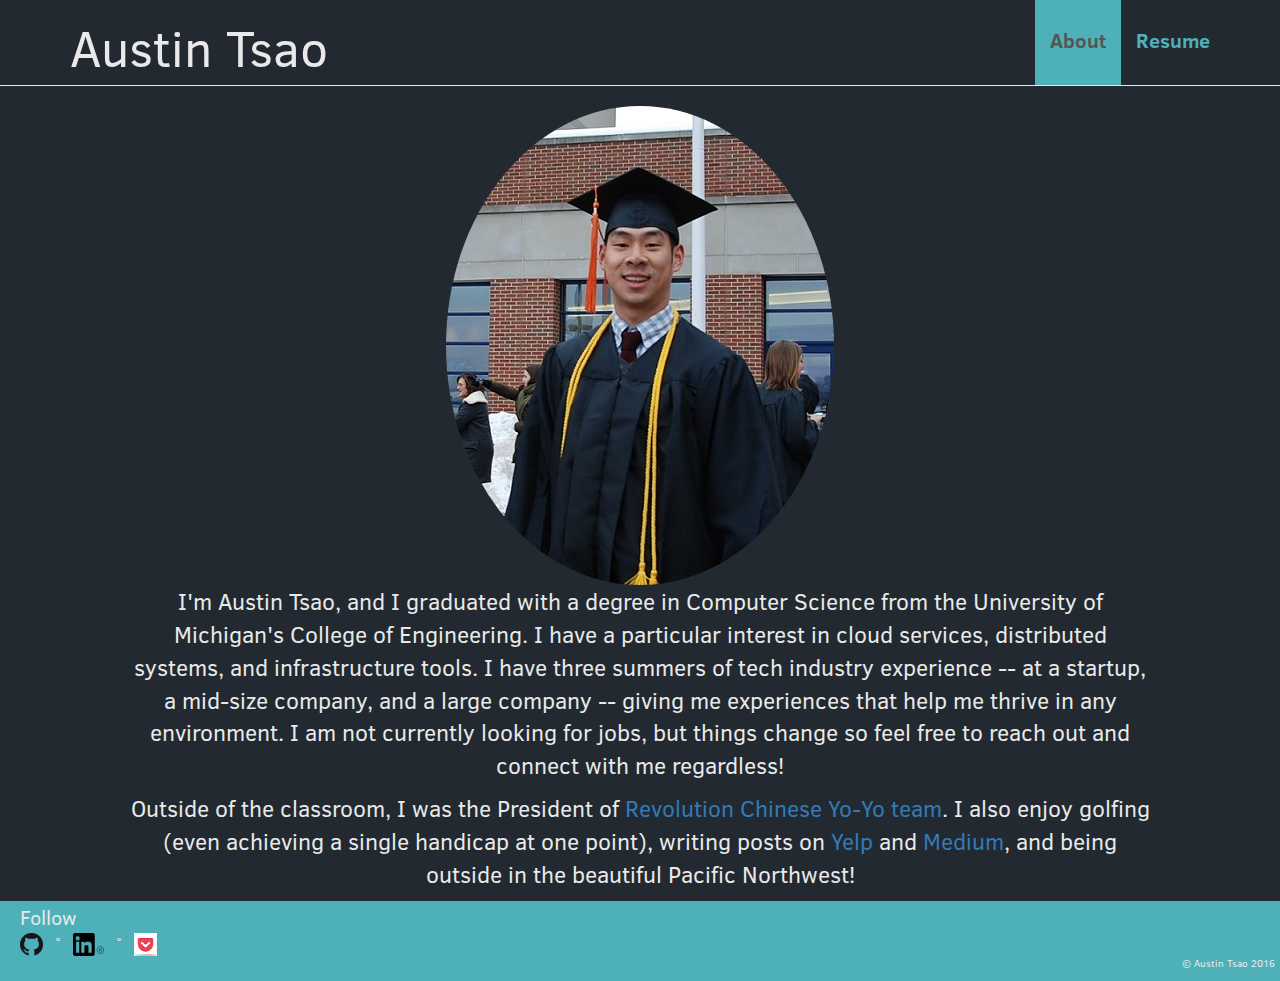
<file: index.html>
<html>

<head>
    <title>Austin Tsao</title>
    <!-- <link href="css/bootstrap-theme.min.css" rel="stylesheet"> -->
    <link href="css/bootstrap.min.css" rel="stylesheet">
    <link href="landing.css" rel="stylesheet">
</head>

<body>
    <!-- jQuery (necessary for Bootstrap's JavaScript plugins) -->
    <script src="https://ajax.googleapis.com/ajax/libs/jquery/1.11.3/jquery.min.js"></script>
    <!-- Include all compiled plugins (below), or include individual files as needed -->
    <script src="js/bootstrap.min.js"></script>
    <div id="wrapper">
        <nav role="navigation" class="navbar navbar-default navbar-static-top">
            <div class="container">
                <div class="navbar-header">
                    <button type="button" data-target="#navbarCollapse" data-toggle="collapse" class="navbar-toggle">
                        <span class="sr-only">Toggle navigation</span>
                        <span class="icon-bar"></span>
                        <span class="icon-bar"></span>
                    </button>
                    <h1>Austin Tsao</h1>
                </div>
                <div id="navbarCollapse" class="collapse navbar-collapse height">
                    <ul class="nav navbar-nav navbar-right">
                        <li class="active"><a href="#" class="height">About</a></li>
                        <li><a href="resume.html" class="height">Resume</a></li>
                    </ul>
                </div>
            </div>
        </nav>
        <div id="body">
            <div id="body-img">
                <!--<img id="selfie" src="assets/Austin-Tsao-1.jpg" alt="image" class="rounded">-->
                <img id="selfie" src="assets/austin-grad.jpg" alt="image" class="rounded">
            </div>
            <div id="body-text">
                 <p>I'm Austin Tsao, and I graduated with a degree in Computer Science from the University of Michigan's College of Engineering. I have a particular interest in cloud services, distributed systems, and infrastructure tools. I have three summers of tech industry experience -- at a startup, a mid-size company, and a large company -- giving me experiences that help me thrive in any environment. I am not currently looking for jobs, but things change so feel free to reach out and connect with me regardless!</p>
                     <p> Outside of the classroom, I was the President of <a href="https://www.facebook.com/Revolution.Chinese.Yoyo" target="_blank">Revolution Chinese Yo-Yo team</a>.
                         I also enjoy golfing (even achieving a single handicap at one point), writing posts on <a href="http://austint72.yelp.com" target="_blank">Yelp</a> and <a href="https://medium.com/@atsao" target="_blank">Medium</a>,
                         and being outside in the beautiful Pacific Northwest!</p>
            </div>
        </div>
        <div id="footer">
            <div class="footBlock" id="follow">
                <h2 style="padding-bottom: 5px;" >Follow</h2>
                <a href="http://github.com/atsao72" target="_blank"><img src="assets/GitHub-Mark-32px.png" width="23" height="23" alt="Github" /></a>
                &nbsp; &deg; &nbsp;
                <a href="https://www.linkedin.com/in/atsao72" target="_blank"><img src="assets/In-Black-21px-R.png" width="31" height="23" alt="LinkedIn" /></a>
                &nbsp; &deg; &nbsp;
                <a href="https://www.getpocket.com/@austint72" target="_blank"><img src="assets/pocket-logo.png" width="23" height="23" alt="Pocket" /></a>
            </div>
<!--            <div class="footBlock" id="contact">
                <h2 id="contactHeader">Contact</h2>
                <ul id="emails">
                    <li>Personal: </li>
                    <li>Professional: </li>
                </ul>
            </div>
-->
            <div class="footBlock" id="trademark">
                <p>&copy Austin Tsao 2016</p>
            </div>
        </div>
    </div>
</body>

</html>
</file>
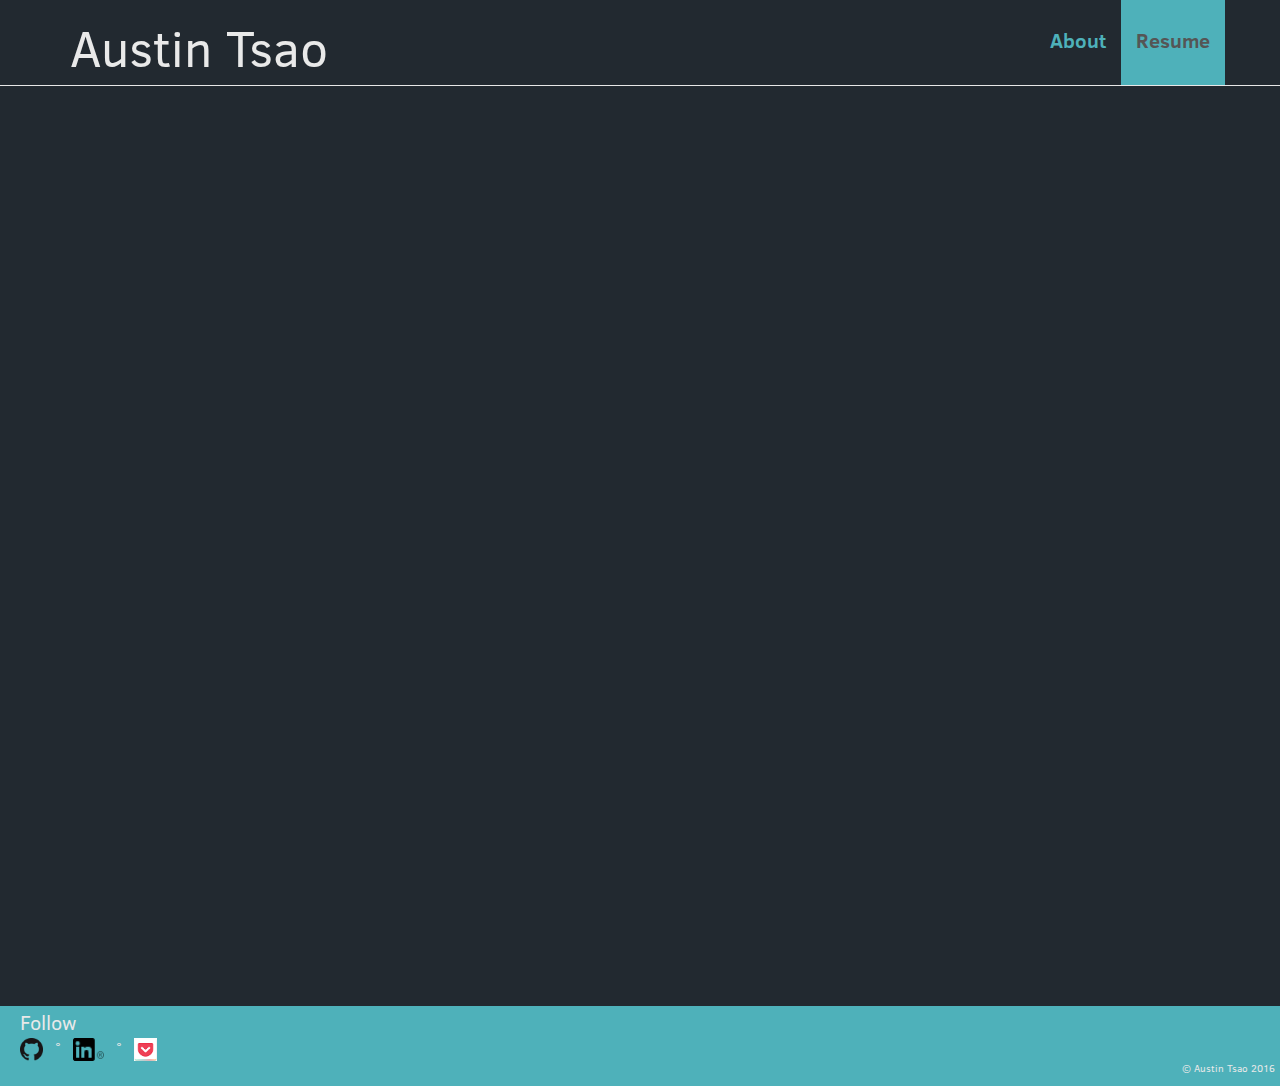
<file: resume.html>
<html>

<head>
    <title>Austin Tsao</title>
    <!-- <link href="css/bootstrap-theme.min.css" rel="stylesheet"> -->
    <link href="css/bootstrap.min.css" rel="stylesheet">
    <link href="landing.css" rel="stylesheet">
</head>

<body>
    <!-- jQuery (necessary for Bootstrap's JavaScript plugins) -->
    <script src="https://ajax.googleapis.com/ajax/libs/jquery/1.11.3/jquery.min.js"></script>
    <script type="text/javascript" src="js/smoothscroll.js"></script>
    <!-- Include all compiled plugins (below), or include individual files as needed -->
    <script src="js/bootstrap.min.js"></script>

    <div id="wrapper">
        <div id="header">
            <nav role="navigation" class="navbar navbar-default navbar-static-top">
                <div class="container">
                    <div class="navbar-header">
                        <button type="button" data-target="#navbarCollapse" data-toggle="collapse" class="navbar-toggle">
                            <span class="sr-only">Toggle navigation</span>
                            <span class="icon-bar"></span>
                            <span class="icon-bar"></span>
                            <span class="icon-bar"></span>
                        </button>
                        <h1>Austin Tsao</h1>
                    </div>
                    <div id="navbarCollapse" class="collapse navbar-collapse height">
                        <ul class="nav navbar-nav navbar-right">
                            <li><a href="index.html" class="height">About</a></li>
                            <li class="active"><a href="resume.html" class="height">Resume</a></li>
                            <!-- <li><a href="#contact" class="height smoothscroll">Contact</a></li> -->
                        </ul>
                    </div>
                </div>
            </nav>
        </div>
        <div id="body">
            <iframe src="https://app.box.com/embed/preview/gyxizoovf564t5u893soevd7b3d7ul46?theme=dark" width="80%" height="100%" frameborder="0" allowfullscreen webkitallowfullscreen msallowfullscreen> </iframe>
        </div>
        <div id="footer">
            <!-- <a name="contact"></a> -->
            <div class="footBlock" id="follow">
                <h2 style="padding-bottom: 5px;">Follow</h2>
                <a href="http://github.com/atsao72" target="_blank"><img src="assets/GitHub-Mark-32px.png" width="23" height="23" alt="Github" /></a>
                &nbsp; &deg; &nbsp;
                <a href="https://www.linkedin.com/in/atsao72" target="_blank"><img src="assets/In-Black-21px-R.png" width="31" height="23" alt="LinkedIn" /></a>
                &nbsp; &deg; &nbsp;
                <a href="https://www.getpocket.com/@austint72" target="_blank"><img src="assets/pocket-logo.png" width="23" height="23" alt="Pocket" /></a>
            </div>
<!--            <div class="footBlock" id="contact">
                <h2 id="contactHeader">Contact</h2>
                <ul id="emails">
                    <li>Personal: </li>
                    <li>Professional: </li>
                </ul>
            </div>
-->
            <div class="footBlock" id="trademark">
                <p>&copy Austin Tsao 2016</p>
            </div>
        </div>
    </div>
</body>

</html>
</file>
<file: landing.css>
h1 {
    font-family: 'clearSansRegular';
    font-size: 50px;
    color: #E9E9E9;
}
h2 {
    font-family: 'clearSansRegular';
    font-size: 20px;
    margin-top: 5px;
    margin-bottom: 0px;
    color: #E9E9E9;
}
.height{
    /*height: 60px !important;*/
    min-height: 85px !important;
}
.footBlock{
    /*width: 18%*/
    padding-bottom: 0px;
    margin-bottom: 0px;
    height: 100%;
    display: block;
    float: left;
    /*position: relative;*/
    margin-left: 20px;
}
#trademark{
    float: right;
    /*position: absolute;*/
    /*bottom: 0;
    right: 0;*/
    padding-top: 55px;
    padding-bottom: 0px;
    margin-right: 5px;
    font-size: 10px;
}
.navbar-default {
    background-color: #222930;
}
.navbar-default .navbar-nav>.active>a{
    background-color: #4EB1BA;
}
.navbar-default .navbar-nav>li>a {
    font-family: 'clearSansBold';
    font-size: 20px;
    padding-top: 30px;
    color: #4EB1BA;
}
.navbar-default .navbar-nav>li>a:hover {
    font-family: 'clearSansBold';
    font-size: 20px;
    color: #E9E9E9;
    background-color: #4EB1BA;
}
html, body {
    margin: 0;
    padding: 0;
    height: 100%;
    background-color: #222930;
    font-family: 'clearSansRegular';
    color: #E9E9E9;
}
#body-image {
    text-align: left;
    padding-left: 30px;
    display:inline-block;
}

#body-text {
    text-align: center;
    max-width: 80%;
    display: inline-block;
    font-size: 23px;
}
#selfie {
    text-align: left;
    max-width: 100%;
    height: auto;
    width: auto;
    border-radius: 50%;
}
#wrapper {
    min-height: 100%;
    position: relative;
}
#body {
    text-align: center;
    /* Height of the footer element */
    padding-bottom: 80px;
}
#footer {
    background: #4EB1BA;
    /*text-align: center;*/
    width:100%;
	height:80px;
    padding-bottom: 0px;
	position: absolute;
	bottom:0;
	left:0;
}
@font-face {
    font-family: 'clearSansRegular';
    src: url("fonts/ClearSans-Regular.woff");
}
@font-face {
    font-family: 'clearSansBold';
    src: url("fonts/ClearSans-Bold.woff");
}
</file>
